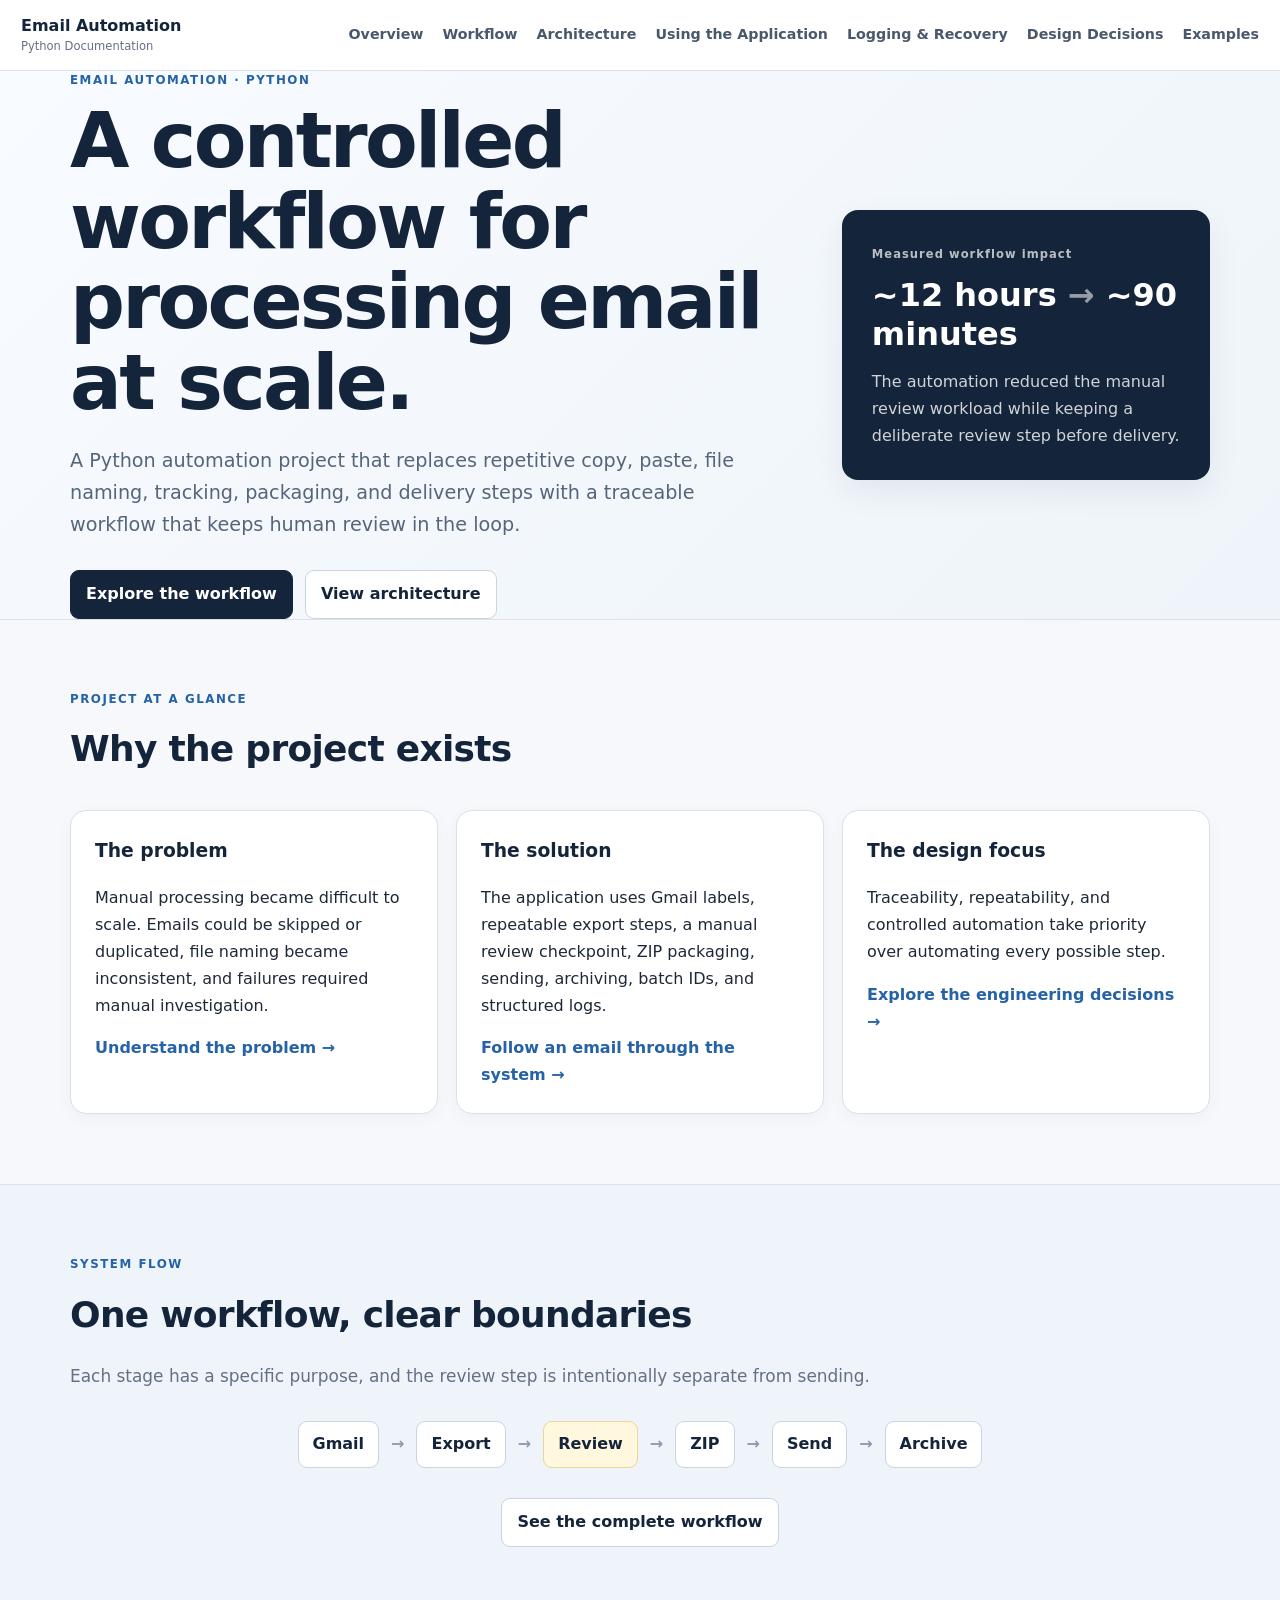
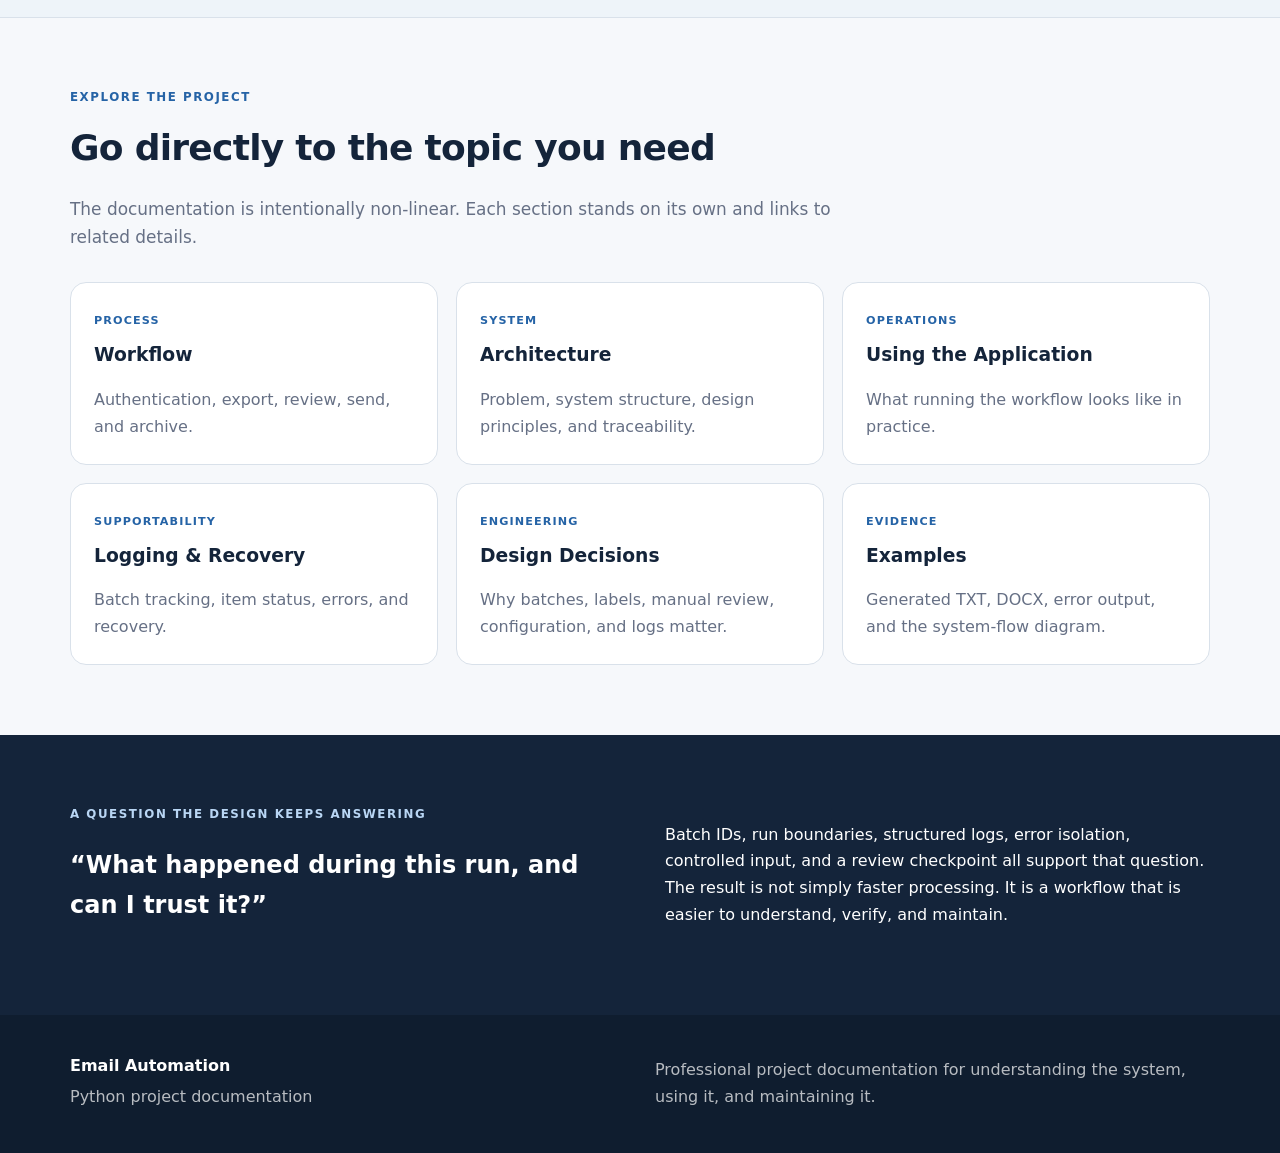
<file: docs/index.html>
<!doctype html><html lang="en"><head><meta charset="utf-8"><meta name="viewport" content="width=device-width,initial-scale=1"><meta name="description" content="Professional documentation for the Python Email Automation project."><title>Email Automation | Python Documentation</title><link rel="stylesheet" href="assets/css/styles.css"><script defer src="assets/js/site.js"></script></head><body><header class="topbar"><div class="topbar-inner"><a class="brand" href="index.html"><span>Email Automation</span><small>Python Documentation</small></a><button class="nav-toggle" aria-label="Open navigation" aria-expanded="false">Menu</button>
<nav class="site-nav" aria-label="Primary">
  <a href="index.html">Overview</a>
  <a href="pages/workflow.html">Workflow</a>
  <a href="pages/architecture.html">Architecture</a>
  <a href="pages/usage.html">Using the Application</a>
  <a href="pages/logging.html">Logging & Recovery</a>
  <a href="pages/decisions.html">Design Decisions</a>
  <a href="pages/examples.html">Examples</a>
</nav></div></header><main>
<section class="home-hero">
<div class="wrap hero-grid">
  <div>
    <p class="kicker">EMAIL AUTOMATION · PYTHON</p>
    <h1>A controlled workflow for processing email at scale.</h1>
    <p class="lead">A Python automation project that replaces repetitive copy, paste, file naming, tracking, packaging, and delivery steps with a traceable workflow that keeps human review in the loop.</p>
    <div class="actions"><a class="btn primary" href="pages/workflow.html">Explore the workflow</a><a class="btn" href="pages/architecture.html">View architecture</a></div>
  </div>
  <aside class="impact-panel">
    <span class="metric-label">Measured workflow impact</span>
    <strong>~12 hours <span>→</span> ~90 minutes</strong>
    <p>The automation reduced the manual review workload while keeping a deliberate review step before delivery.</p>
  </aside>
</div>
</section>

<section class="section"><div class="wrap">
<div class="section-heading"><p class="kicker">PROJECT AT A GLANCE</p><h2>Why the project exists</h2></div>
<div class="cards three">
<article class="card"><h3>The problem</h3><p>Manual processing became difficult to scale. Emails could be skipped or duplicated, file naming became inconsistent, and failures required manual investigation.</p><a class="text-link" href="architecture.html#problem">Understand the problem →</a></article>
<article class="card"><h3>The solution</h3><p>The application uses Gmail labels, repeatable export steps, a manual review checkpoint, ZIP packaging, sending, archiving, batch IDs, and structured logs.</p><a class="text-link" href="pages/workflow.html">Follow an email through the system →</a></article>
<article class="card"><h3>The design focus</h3><p>Traceability, repeatability, and controlled automation take priority over automating every possible step.</p><a class="text-link" href="pages/decisions.html">Explore the engineering decisions →</a></article>
</div>
</div></section>

<section class="section tint"><div class="wrap">
<div class="section-heading"><p class="kicker">SYSTEM FLOW</p><h2>One workflow, clear boundaries</h2><p>Each stage has a specific purpose, and the review step is intentionally separate from sending.</p></div>
<div class="pipeline" aria-label="Gmail to archive workflow">
<span>Gmail</span><b>→</b><span>Export</span><b>→</b><span class="review">Review</span><b>→</b><span>ZIP</span><b>→</b><span>Send</span><b>→</b><span>Archive</span>
</div>
<div class="center"><a class="btn" href="pages/workflow.html">See the complete workflow</a></div>
</div></section>

<section class="section"><div class="wrap">
<div class="section-heading"><p class="kicker">EXPLORE THE PROJECT</p><h2>Go directly to the topic you need</h2><p>The documentation is intentionally non-linear. Each section stands on its own and links to related details.</p></div>
<div class="cards explore-grid">
<a class="topic-card" href="pages/workflow.html"><small>PROCESS</small><h3>Workflow</h3><p>Authentication, export, review, send, and archive.</p></a>
<a class="topic-card" href="pages/architecture.html"><small>SYSTEM</small><h3>Architecture</h3><p>Problem, system structure, design principles, and traceability.</p></a>
<a class="topic-card" href="pages/usage.html"><small>OPERATIONS</small><h3>Using the Application</h3><p>What running the workflow looks like in practice.</p></a>
<a class="topic-card" href="pages/logging.html"><small>SUPPORTABILITY</small><h3>Logging & Recovery</h3><p>Batch tracking, item status, errors, and recovery.</p></a>
<a class="topic-card" href="pages/decisions.html"><small>ENGINEERING</small><h3>Design Decisions</h3><p>Why batches, labels, manual review, configuration, and logs matter.</p></a>
<a class="topic-card" href="pages/examples.html"><small>EVIDENCE</small><h3>Examples</h3><p>Generated TXT, DOCX, error output, and the system-flow diagram.</p></a>
</div>
</div></section>

<section class="section dark"><div class="wrap split">
<div><p class="kicker light">A QUESTION THE DESIGN KEEPS ANSWERING</p><h2>“What happened during this run, and can I trust it?”</h2></div>
<p>Batch IDs, run boundaries, structured logs, error isolation, controlled input, and a review checkpoint all support that question. The result is not simply faster processing. It is a workflow that is easier to understand, verify, and maintain.</p>
</div></section>
</main><footer><div class="wrap footer-grid"><div><strong>Email Automation</strong><p>Python project documentation</p></div><p>Professional project documentation for understanding the system, using it, and maintaining it.</p></div></footer></body></html>
</file>
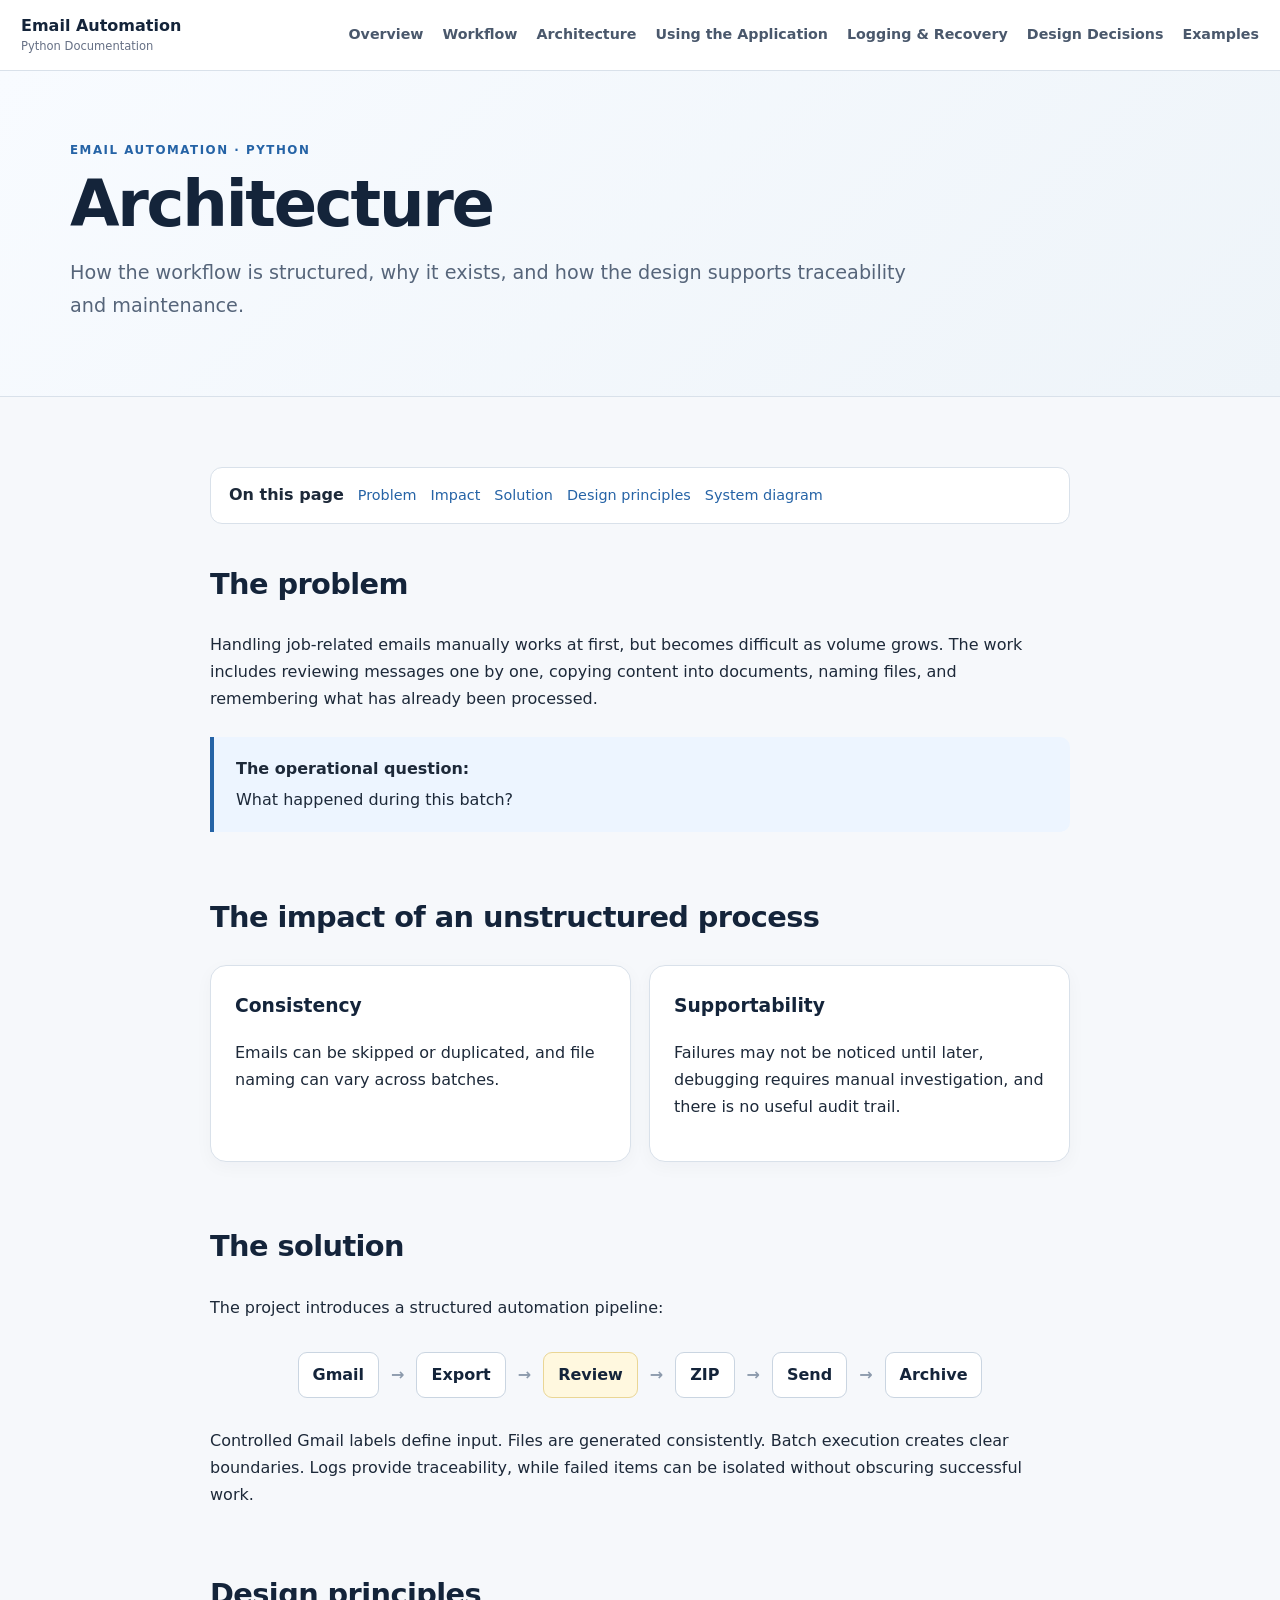
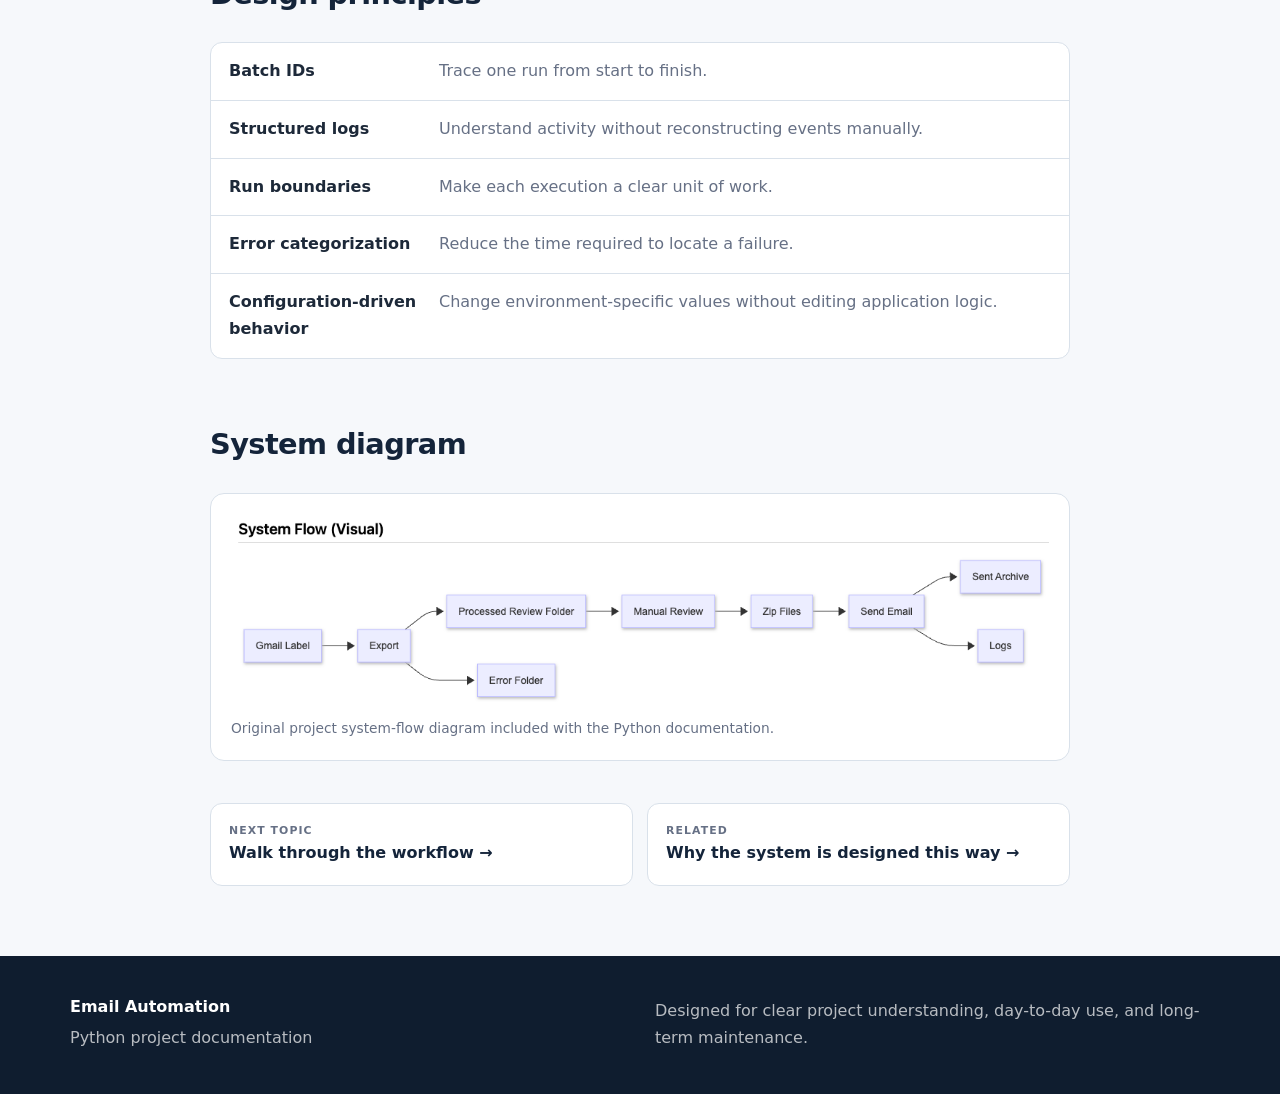
<file: docs/pages/architecture.html>
<!doctype html>
<html lang="en">
<head>
<meta charset="utf-8"><meta name="viewport" content="width=device-width,initial-scale=1">
<meta name="description" content="How the workflow is structured, why it exists, and how the design supports traceability and maintenance.">
<title>Architecture | Email Automation</title>
<link rel="stylesheet" href="../assets/css/styles.css">
<script defer src="../assets/js/site.js"></script>
</head>
<body data-page="architecture">
<header class="topbar">
  <div class="topbar-inner">
    <a class="brand" href="../index.html"><span>Email Automation</span><small>Python Documentation</small></a>
    <button class="nav-toggle" aria-label="Open navigation" aria-expanded="false">Menu</button>
    
<nav class="site-nav" aria-label="Primary">
  <a href="../index.html">Overview</a>
  <a href="workflow.html">Workflow</a>
  <a href="architecture.html">Architecture</a>
  <a href="usage.html">Using the Application</a>
  <a href="logging.html">Logging & Recovery</a>
  <a href="decisions.html">Design Decisions</a>
  <a href="examples.html">Examples</a>
</nav>
  </div>
</header>
<main>
<section class="page-hero compact">
  <div class="wrap">
    <p class="kicker">EMAIL AUTOMATION · PYTHON</p>
    <h1>Architecture</h1>
    <p class="lead">How the workflow is structured, why it exists, and how the design supports traceability and maintenance.</p>
  </div>
</section>

<section class="section"><div class="wrap">
<div class="toc"><strong>On this page</strong><a href="#problem">Problem</a><a href="#impact">Impact</a><a href="#solution">Solution</a><a href="#principles">Design principles</a><a href="#diagram">System diagram</a></div>
<div class="content">
<h2 id="problem">The problem</h2>
<p>Handling job-related emails manually works at first, but becomes difficult as volume grows. The work includes reviewing messages one by one, copying content into documents, naming files, and remembering what has already been processed.</p>
<div class="callout"><strong>The operational question:</strong><p>What happened during this batch?</p></div>
<h2 id="impact">The impact of an unstructured process</h2>
<div class="cards two"><article class="card"><h3>Consistency</h3><p>Emails can be skipped or duplicated, and file naming can vary across batches.</p></article><article class="card"><h3>Supportability</h3><p>Failures may not be noticed until later, debugging requires manual investigation, and there is no useful audit trail.</p></article></div>
<h2 id="solution">The solution</h2>
<p>The project introduces a structured automation pipeline:</p>
<div class="pipeline"><span>Gmail</span><b>→</b><span>Export</span><b>→</b><span class="review">Review</span><b>→</b><span>ZIP</span><b>→</b><span>Send</span><b>→</b><span>Archive</span></div>
<p>Controlled Gmail labels define input. Files are generated consistently. Batch execution creates clear boundaries. Logs provide traceability, while failed items can be isolated without obscuring successful work.</p>
<h2 id="principles">Design principles</h2>
<div class="decision-list">
<div><strong>Batch IDs</strong><span>Trace one run from start to finish.</span></div>
<div><strong>Structured logs</strong><span>Understand activity without reconstructing events manually.</span></div>
<div><strong>Run boundaries</strong><span>Make each execution a clear unit of work.</span></div>
<div><strong>Error categorization</strong><span>Reduce the time required to locate a failure.</span></div>
<div><strong>Configuration-driven behavior</strong><span>Change environment-specific values without editing application logic.</span></div>
</div>
<h2 id="diagram">System diagram</h2>
<figure class="diagram"><img src="../assets/images/system-flow.png" alt="Email Automation system flow diagram"><figcaption>Original project system-flow diagram included with the Python documentation.</figcaption></figure>
<div class="next-links"><a href="workflow.html"><small>NEXT TOPIC</small><strong>Walk through the workflow →</strong></a><a href="decisions.html"><small>RELATED</small><strong>Why the system is designed this way →</strong></a></div>
</div></div></section>
</main>
<footer><div class="wrap footer-grid"><div><strong>Email Automation</strong><p>Python project documentation</p></div><p>Designed for clear project understanding, day-to-day use, and long-term maintenance.</p></div></footer>
</body></html>
</file>
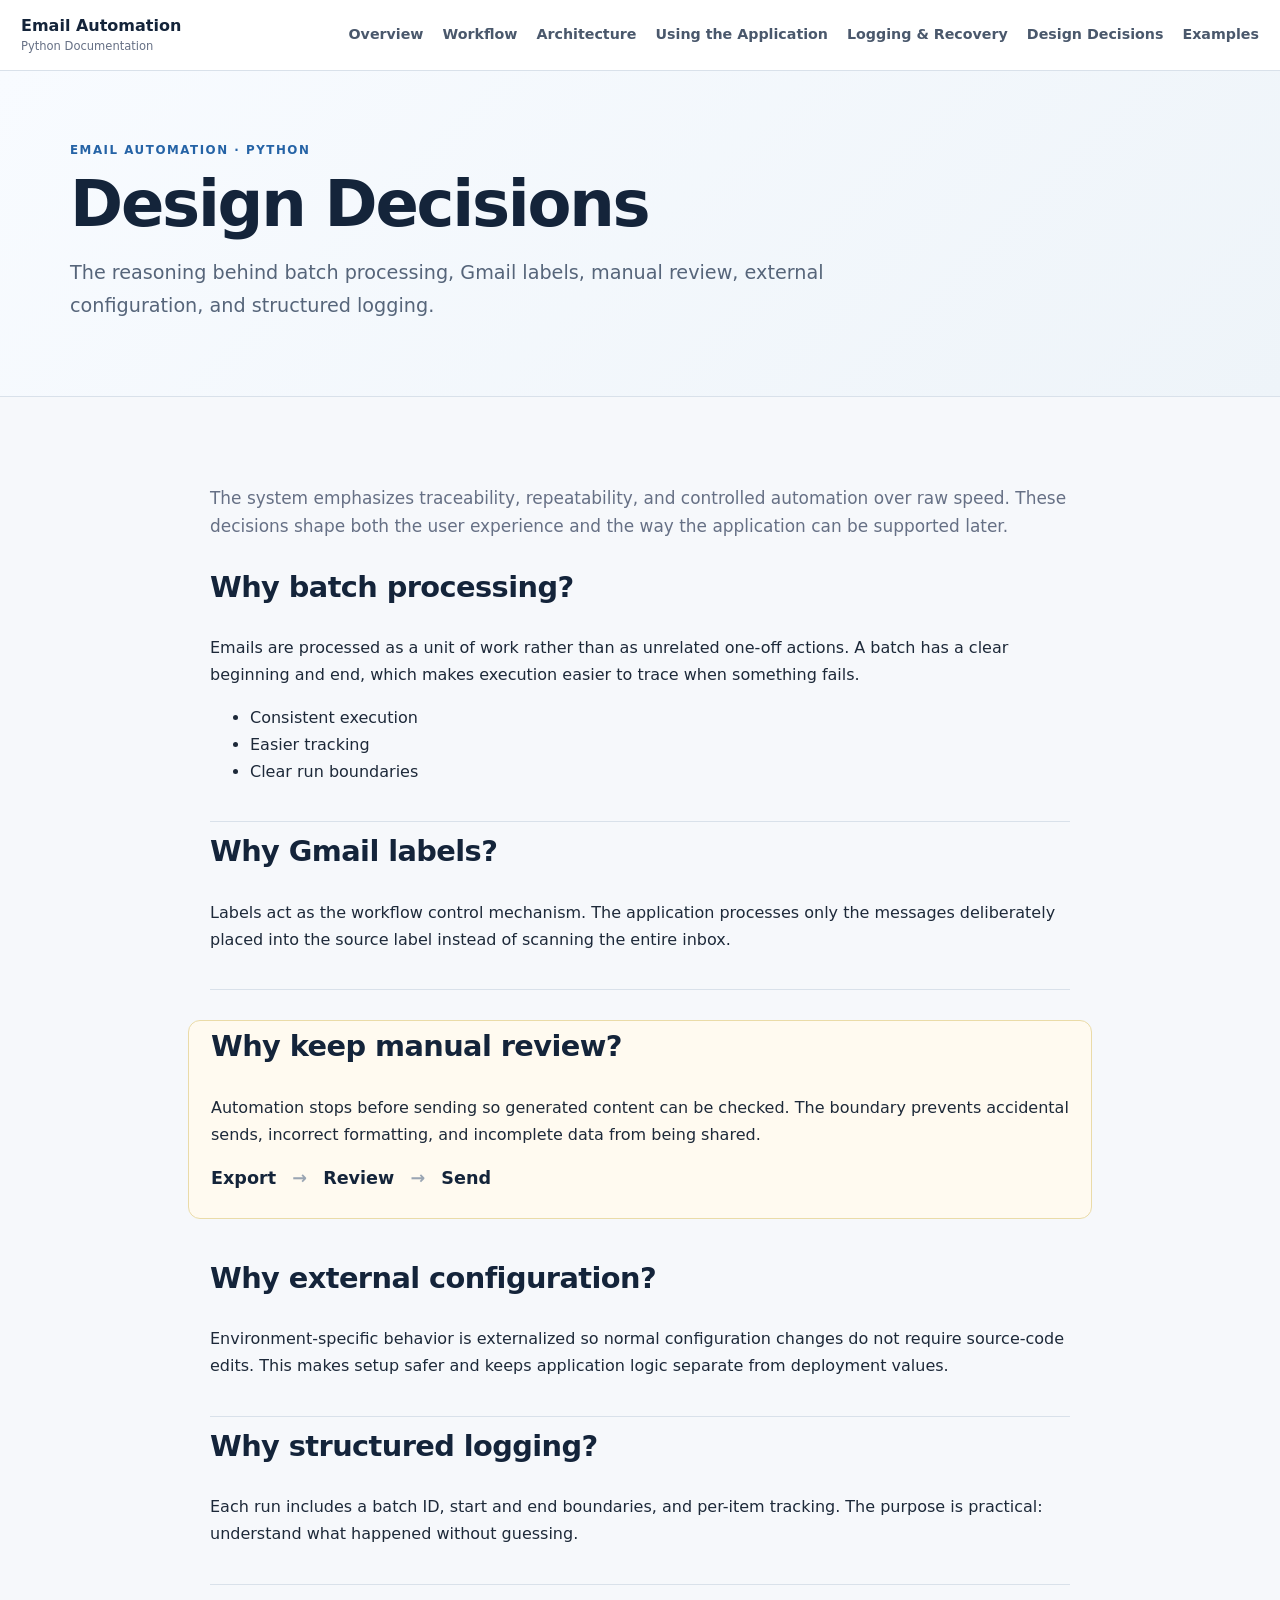
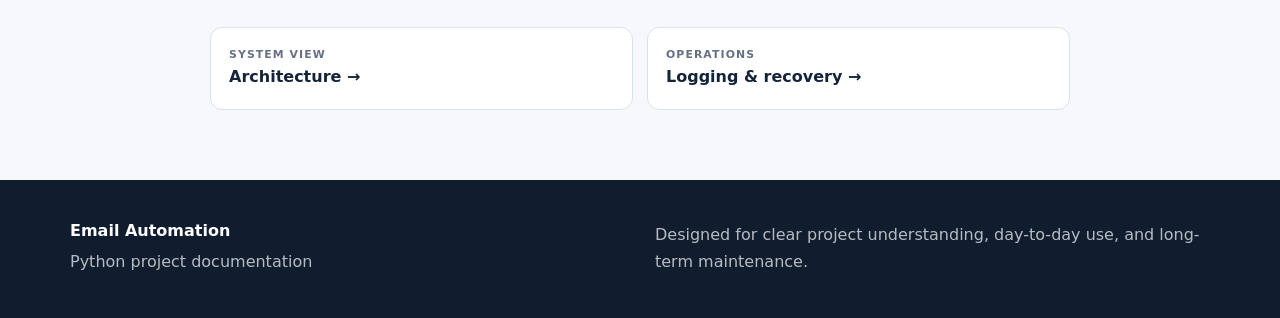
<file: docs/pages/decisions.html>
<!doctype html>
<html lang="en">
<head>
<meta charset="utf-8"><meta name="viewport" content="width=device-width,initial-scale=1">
<meta name="description" content="The reasoning behind batch processing, Gmail labels, manual review, external configuration, and structured logging.">
<title>Design Decisions | Email Automation</title>
<link rel="stylesheet" href="../assets/css/styles.css">
<script defer src="../assets/js/site.js"></script>
</head>
<body data-page="decisions">
<header class="topbar">
  <div class="topbar-inner">
    <a class="brand" href="../index.html"><span>Email Automation</span><small>Python Documentation</small></a>
    <button class="nav-toggle" aria-label="Open navigation" aria-expanded="false">Menu</button>
    
<nav class="site-nav" aria-label="Primary">
  <a href="../index.html">Overview</a>
  <a href="workflow.html">Workflow</a>
  <a href="architecture.html">Architecture</a>
  <a href="usage.html">Using the Application</a>
  <a href="logging.html">Logging & Recovery</a>
  <a href="decisions.html">Design Decisions</a>
  <a href="examples.html">Examples</a>
</nav>
  </div>
</header>
<main>
<section class="page-hero compact">
  <div class="wrap">
    <p class="kicker">EMAIL AUTOMATION · PYTHON</p>
    <h1>Design Decisions</h1>
    <p class="lead">The reasoning behind batch processing, Gmail labels, manual review, external configuration, and structured logging.</p>
  </div>
</section>

<section class="section"><div class="wrap"><div class="content">
<p class="intro">The system emphasizes traceability, repeatability, and controlled automation over raw speed. These decisions shape both the user experience and the way the application can be supported later.</p>
<div class="decision"><h2>Why batch processing?</h2><p>Emails are processed as a unit of work rather than as unrelated one-off actions. A batch has a clear beginning and end, which makes execution easier to trace when something fails.</p><ul><li>Consistent execution</li><li>Easier tracking</li><li>Clear run boundaries</li></ul></div>
<div class="decision"><h2>Why Gmail labels?</h2><p>Labels act as the workflow control mechanism. The application processes only the messages deliberately placed into the source label instead of scanning the entire inbox.</p></div>
<div class="decision highlight"><h2>Why keep manual review?</h2><p>Automation stops before sending so generated content can be checked. The boundary prevents accidental sends, incorrect formatting, and incomplete data from being shared.</p><div class="mini-flow">Export <b>→</b> Review <b>→</b> Send</div></div>
<div class="decision"><h2>Why external configuration?</h2><p>Environment-specific behavior is externalized so normal configuration changes do not require source-code edits. This makes setup safer and keeps application logic separate from deployment values.</p></div>
<div class="decision"><h2>Why structured logging?</h2><p>Each run includes a batch ID, start and end boundaries, and per-item tracking. The purpose is practical: understand what happened without guessing.</p></div>
<div class="next-links"><a href="architecture.html"><small>SYSTEM VIEW</small><strong>Architecture →</strong></a><a href="logging.html"><small>OPERATIONS</small><strong>Logging & recovery →</strong></a></div>
</div></div></section>
</main>
<footer><div class="wrap footer-grid"><div><strong>Email Automation</strong><p>Python project documentation</p></div><p>Designed for clear project understanding, day-to-day use, and long-term maintenance.</p></div></footer>
</body></html>
</file>
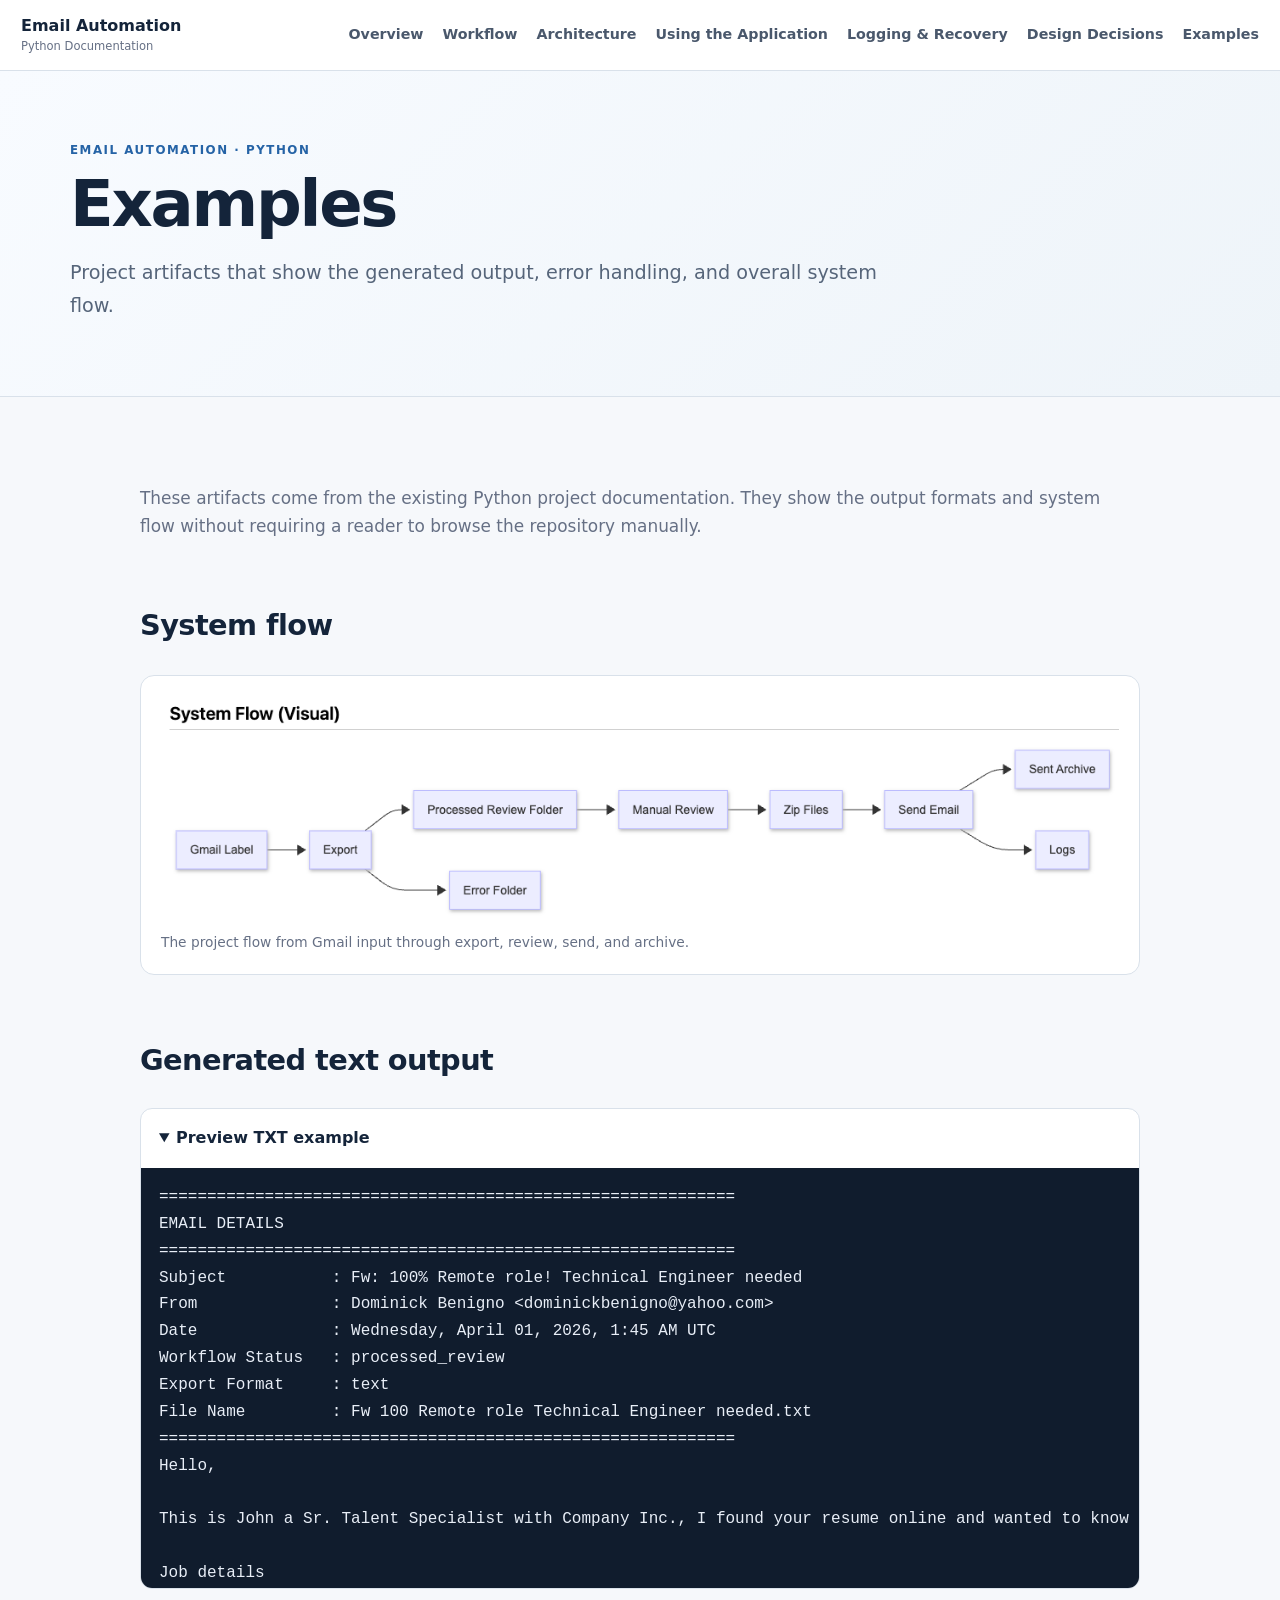
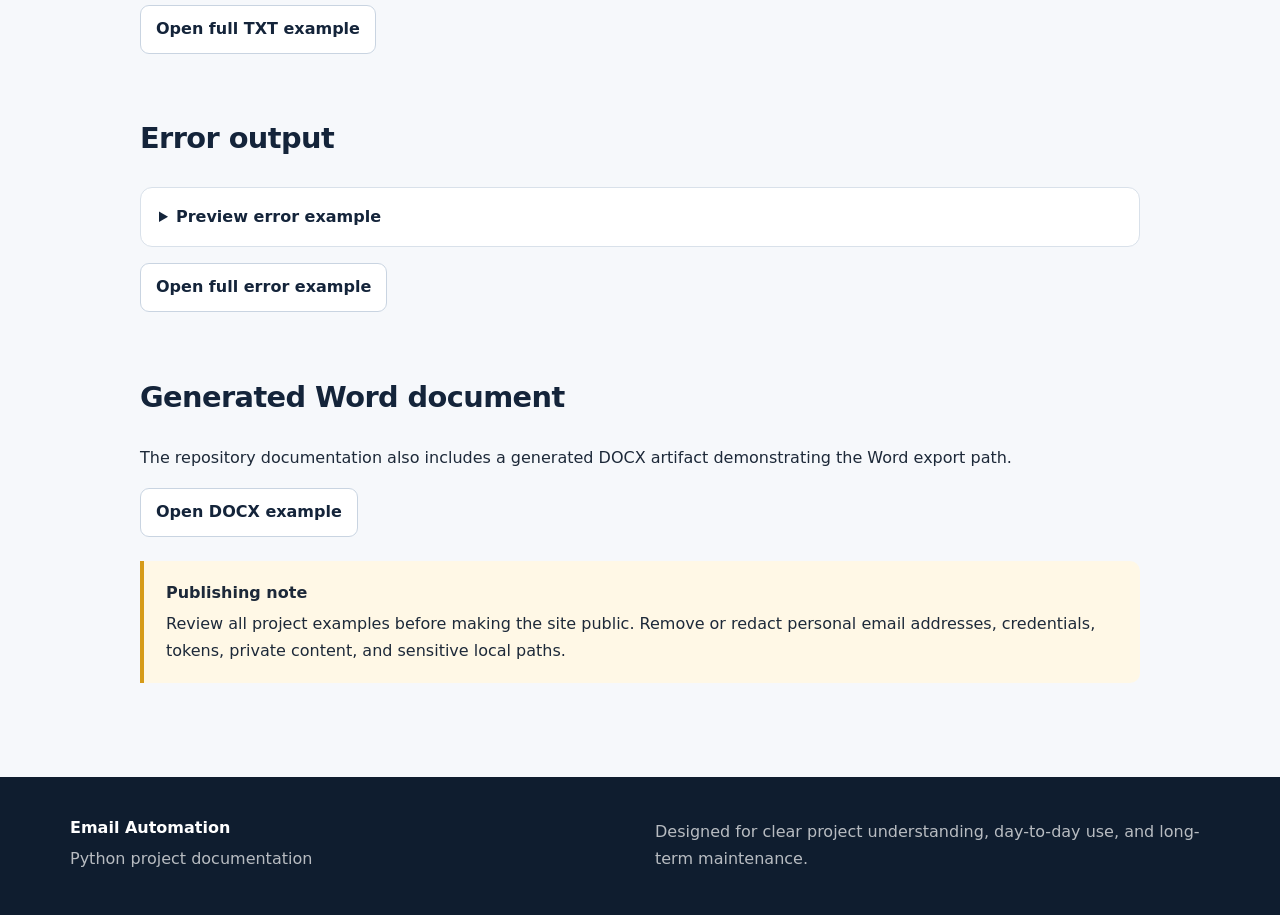
<file: docs/pages/examples.html>
<!doctype html>
<html lang="en">
<head>
<meta charset="utf-8"><meta name="viewport" content="width=device-width,initial-scale=1">
<meta name="description" content="Project artifacts that show the generated output, error handling, and overall system flow.">
<title>Examples | Email Automation</title>
<link rel="stylesheet" href="../assets/css/styles.css">
<script defer src="../assets/js/site.js"></script>
</head>
<body data-page="examples">
<header class="topbar">
  <div class="topbar-inner">
    <a class="brand" href="../index.html"><span>Email Automation</span><small>Python Documentation</small></a>
    <button class="nav-toggle" aria-label="Open navigation" aria-expanded="false">Menu</button>
    
<nav class="site-nav" aria-label="Primary">
  <a href="../index.html">Overview</a>
  <a href="workflow.html">Workflow</a>
  <a href="architecture.html">Architecture</a>
  <a href="usage.html">Using the Application</a>
  <a href="logging.html">Logging & Recovery</a>
  <a href="decisions.html">Design Decisions</a>
  <a href="examples.html">Examples</a>
</nav>
  </div>
</header>
<main>
<section class="page-hero compact">
  <div class="wrap">
    <p class="kicker">EMAIL AUTOMATION · PYTHON</p>
    <h1>Examples</h1>
    <p class="lead">Project artifacts that show the generated output, error handling, and overall system flow.</p>
  </div>
</section>

<section class="section"><div class="wrap"><div class="content wide">
<p class="intro">These artifacts come from the existing Python project documentation. They show the output formats and system flow without requiring a reader to browse the repository manually.</p>
<h2>System flow</h2><figure class="diagram"><img src="../assets/images/system-flow.png" alt="Email Automation system flow diagram"><figcaption>The project flow from Gmail input through export, review, send, and archive.</figcaption></figure>
<h2>Generated text output</h2><details open><summary>Preview TXT example</summary><pre class="preview"><code>============================================================
EMAIL DETAILS
============================================================
Subject           : Fw: 100% Remote role! Technical Engineer needed
From              : Dominick Benigno &lt;dominickbenigno@yahoo.com&gt;
Date              : Wednesday, April 01, 2026, 1:45 AM UTC
Workflow Status   : processed_review
Export Format     : text
File Name         : Fw 100 Remote role Technical Engineer needed.txt
============================================================
Hello,

This is John a Sr. Talent Specialist with Company Inc., I found your resume online and wanted to know if you are open for new opportunities. If yes, Please call me on +123-456-7890 or email your most updated resume on john.doe@company.com

Job details

Job title:

100% Remote role! Technical Engineer needed


</code></pre></details>
<p><a class="btn" href="../assets/examples/Fw 100 Remote role Technical Engineer needed.txt">Open full TXT example</a></p>
<h2>Error output</h2><details><summary>Preview error example</summary><pre class="preview"><code>============================================================
ERROR EMAIL DETAILS
============================================================
Subject           : Fw: 100% Remote role! Technical Engineer needed
From              : Dominick Benigno &lt;dominickbenigno@yahoo.com&gt;
Date              : 2026-04-01T01:45:25+00:00
Workflow Status   : error
Export Format     : text
Message ID        : 19d46b78db99b309
Error             : Test error - forcing failure path
============================================================</code></pre></details>
<p><a class="btn" href="../assets/examples/Fw 100 Remote role Technical Engineer needed_ERROR.txt">Open full error example</a></p>
<h2>Generated Word document</h2><p>The repository documentation also includes a generated DOCX artifact demonstrating the Word export path.</p>
<p><a class="btn" href="../assets/examples/Fw%20100%20Remote%20role%20Technical%20Engineer%20needed.docx">Open DOCX example</a></p>
<div class="callout warning"><strong>Publishing note</strong><p>Review all project examples before making the site public. Remove or redact personal email addresses, credentials, tokens, private content, and sensitive local paths.</p></div>
</div></div></section>
</main>
<footer><div class="wrap footer-grid"><div><strong>Email Automation</strong><p>Python project documentation</p></div><p>Designed for clear project understanding, day-to-day use, and long-term maintenance.</p></div></footer>
</body></html>
</file>
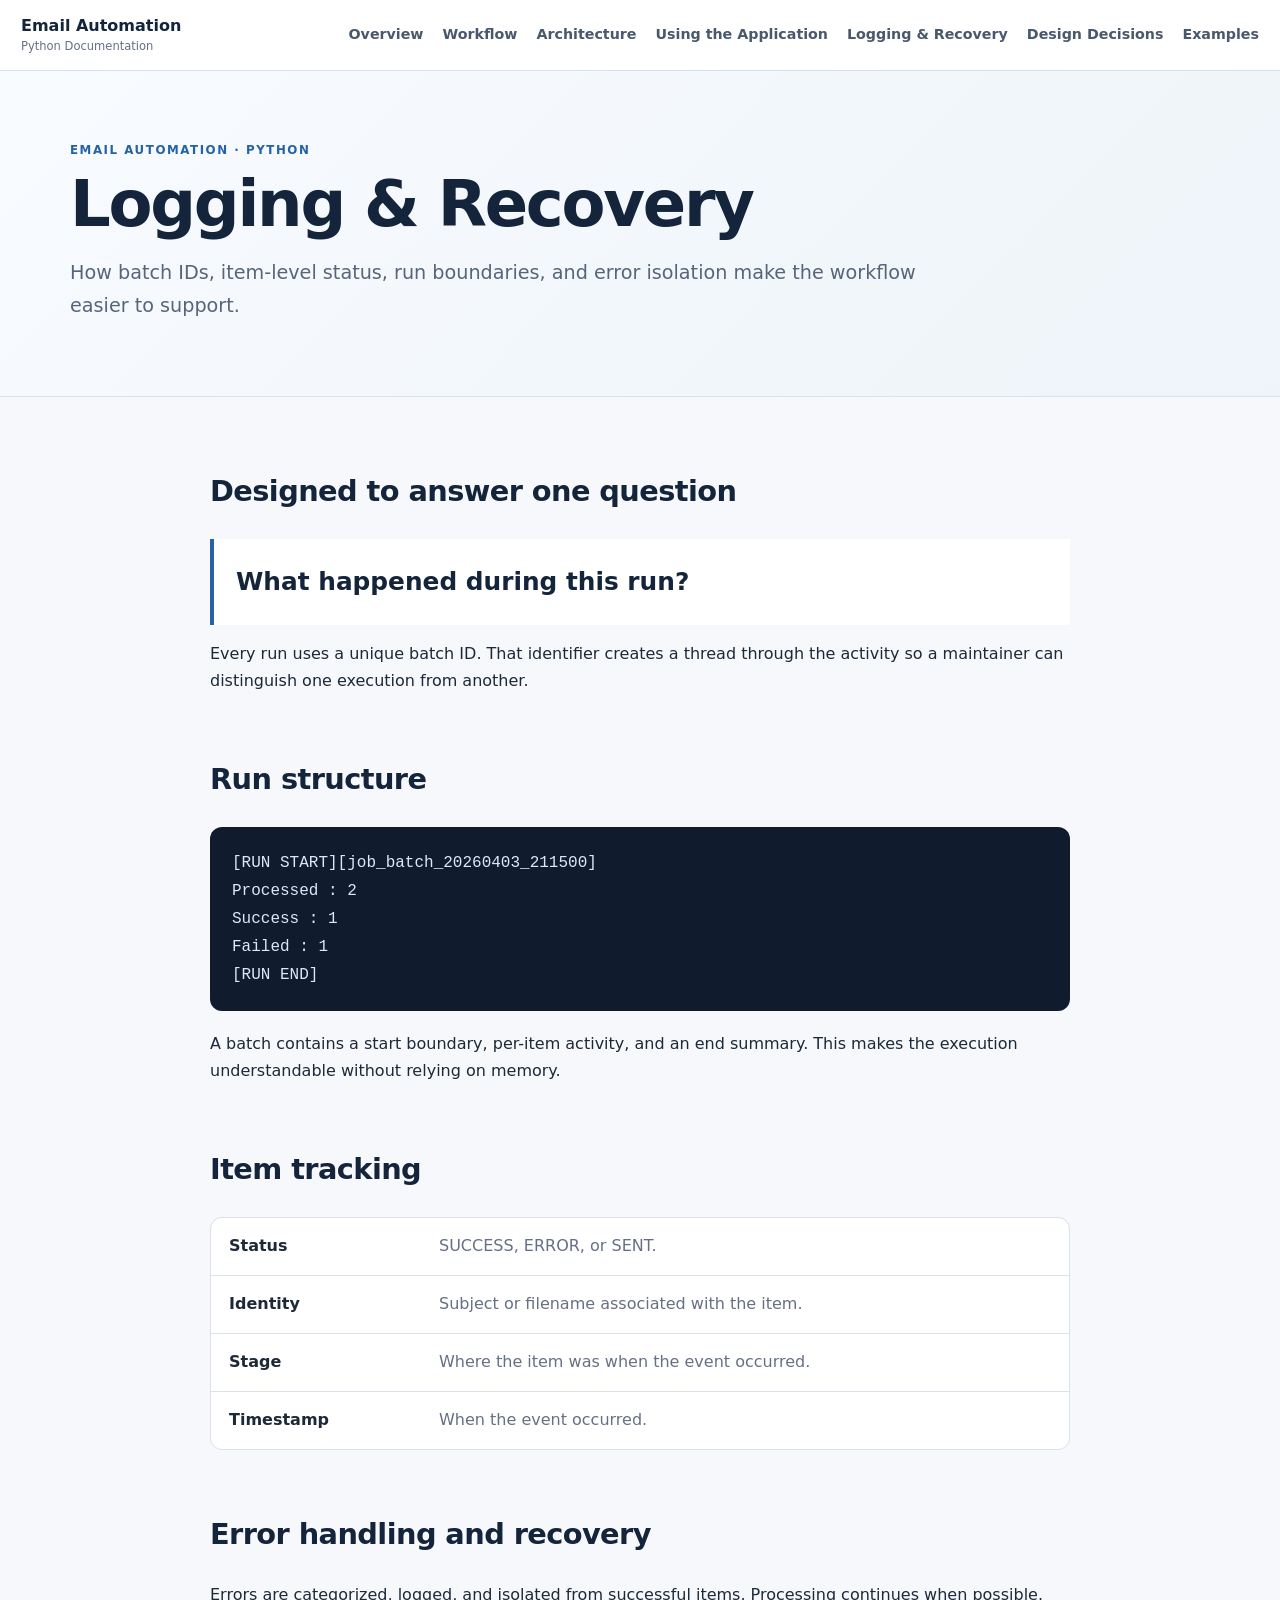
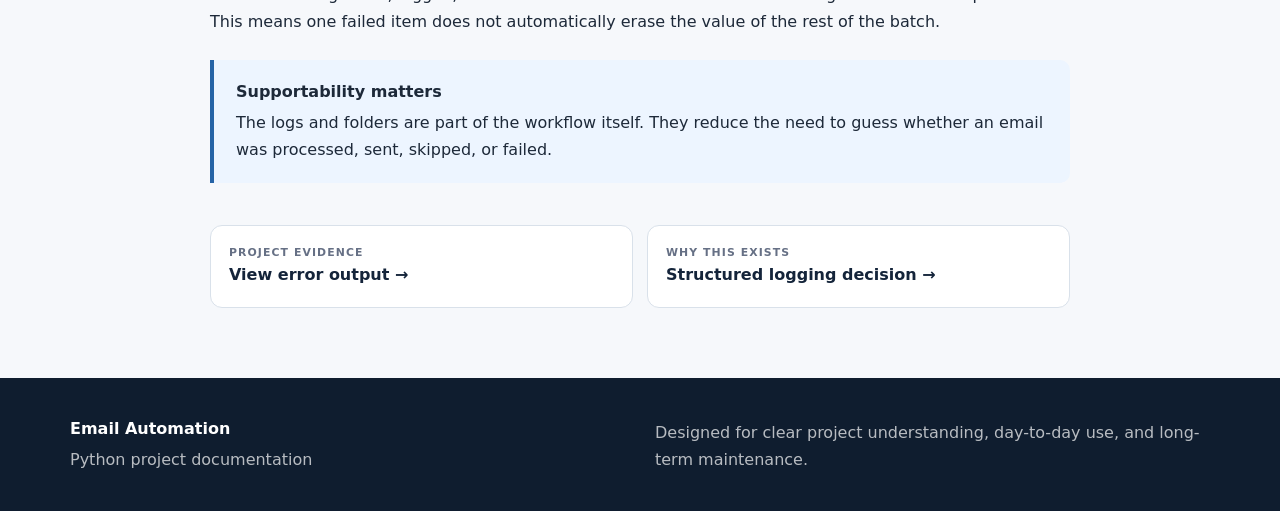
<file: docs/pages/logging.html>
<!doctype html>
<html lang="en">
<head>
<meta charset="utf-8"><meta name="viewport" content="width=device-width,initial-scale=1">
<meta name="description" content="How batch IDs, item-level status, run boundaries, and error isolation make the workflow easier to support.">
<title>Logging &amp; Recovery | Email Automation</title>
<link rel="stylesheet" href="../assets/css/styles.css">
<script defer src="../assets/js/site.js"></script>
</head>
<body data-page="logging">
<header class="topbar">
  <div class="topbar-inner">
    <a class="brand" href="../index.html"><span>Email Automation</span><small>Python Documentation</small></a>
    <button class="nav-toggle" aria-label="Open navigation" aria-expanded="false">Menu</button>
    
<nav class="site-nav" aria-label="Primary">
  <a href="../index.html">Overview</a>
  <a href="workflow.html">Workflow</a>
  <a href="architecture.html">Architecture</a>
  <a href="usage.html">Using the Application</a>
  <a href="logging.html">Logging & Recovery</a>
  <a href="decisions.html">Design Decisions</a>
  <a href="examples.html">Examples</a>
</nav>
  </div>
</header>
<main>
<section class="page-hero compact">
  <div class="wrap">
    <p class="kicker">EMAIL AUTOMATION · PYTHON</p>
    <h1>Logging &amp; Recovery</h1>
    <p class="lead">How batch IDs, item-level status, run boundaries, and error isolation make the workflow easier to support.</p>
  </div>
</section>

<section class="section"><div class="wrap"><div class="content">
<h2>Designed to answer one question</h2>
<div class="quote">What happened during this run?</div>
<p>Every run uses a unique batch ID. That identifier creates a thread through the activity so a maintainer can distinguish one execution from another.</p>
<h2>Run structure</h2>
<div class="log-example"><code>[RUN START][job_batch_20260403_211500]<br>Processed : 2<br>Success : 1<br>Failed : 1<br>[RUN END]</code></div>
<p>A batch contains a start boundary, per-item activity, and an end summary. This makes the execution understandable without relying on memory.</p>
<h2>Item tracking</h2>
<div class="decision-list"><div><strong>Status</strong><span>SUCCESS, ERROR, or SENT.</span></div><div><strong>Identity</strong><span>Subject or filename associated with the item.</span></div><div><strong>Stage</strong><span>Where the item was when the event occurred.</span></div><div><strong>Timestamp</strong><span>When the event occurred.</span></div></div>
<h2>Error handling and recovery</h2>
<p>Errors are categorized, logged, and isolated from successful items. Processing continues when possible. This means one failed item does not automatically erase the value of the rest of the batch.</p>
<div class="callout"><strong>Supportability matters</strong><p>The logs and folders are part of the workflow itself. They reduce the need to guess whether an email was processed, sent, skipped, or failed.</p></div>
<div class="next-links"><a href="examples.html"><small>PROJECT EVIDENCE</small><strong>View error output →</strong></a><a href="decisions.html"><small>WHY THIS EXISTS</small><strong>Structured logging decision →</strong></a></div>
</div></div></section>
</main>
<footer><div class="wrap footer-grid"><div><strong>Email Automation</strong><p>Python project documentation</p></div><p>Designed for clear project understanding, day-to-day use, and long-term maintenance.</p></div></footer>
</body></html>
</file>
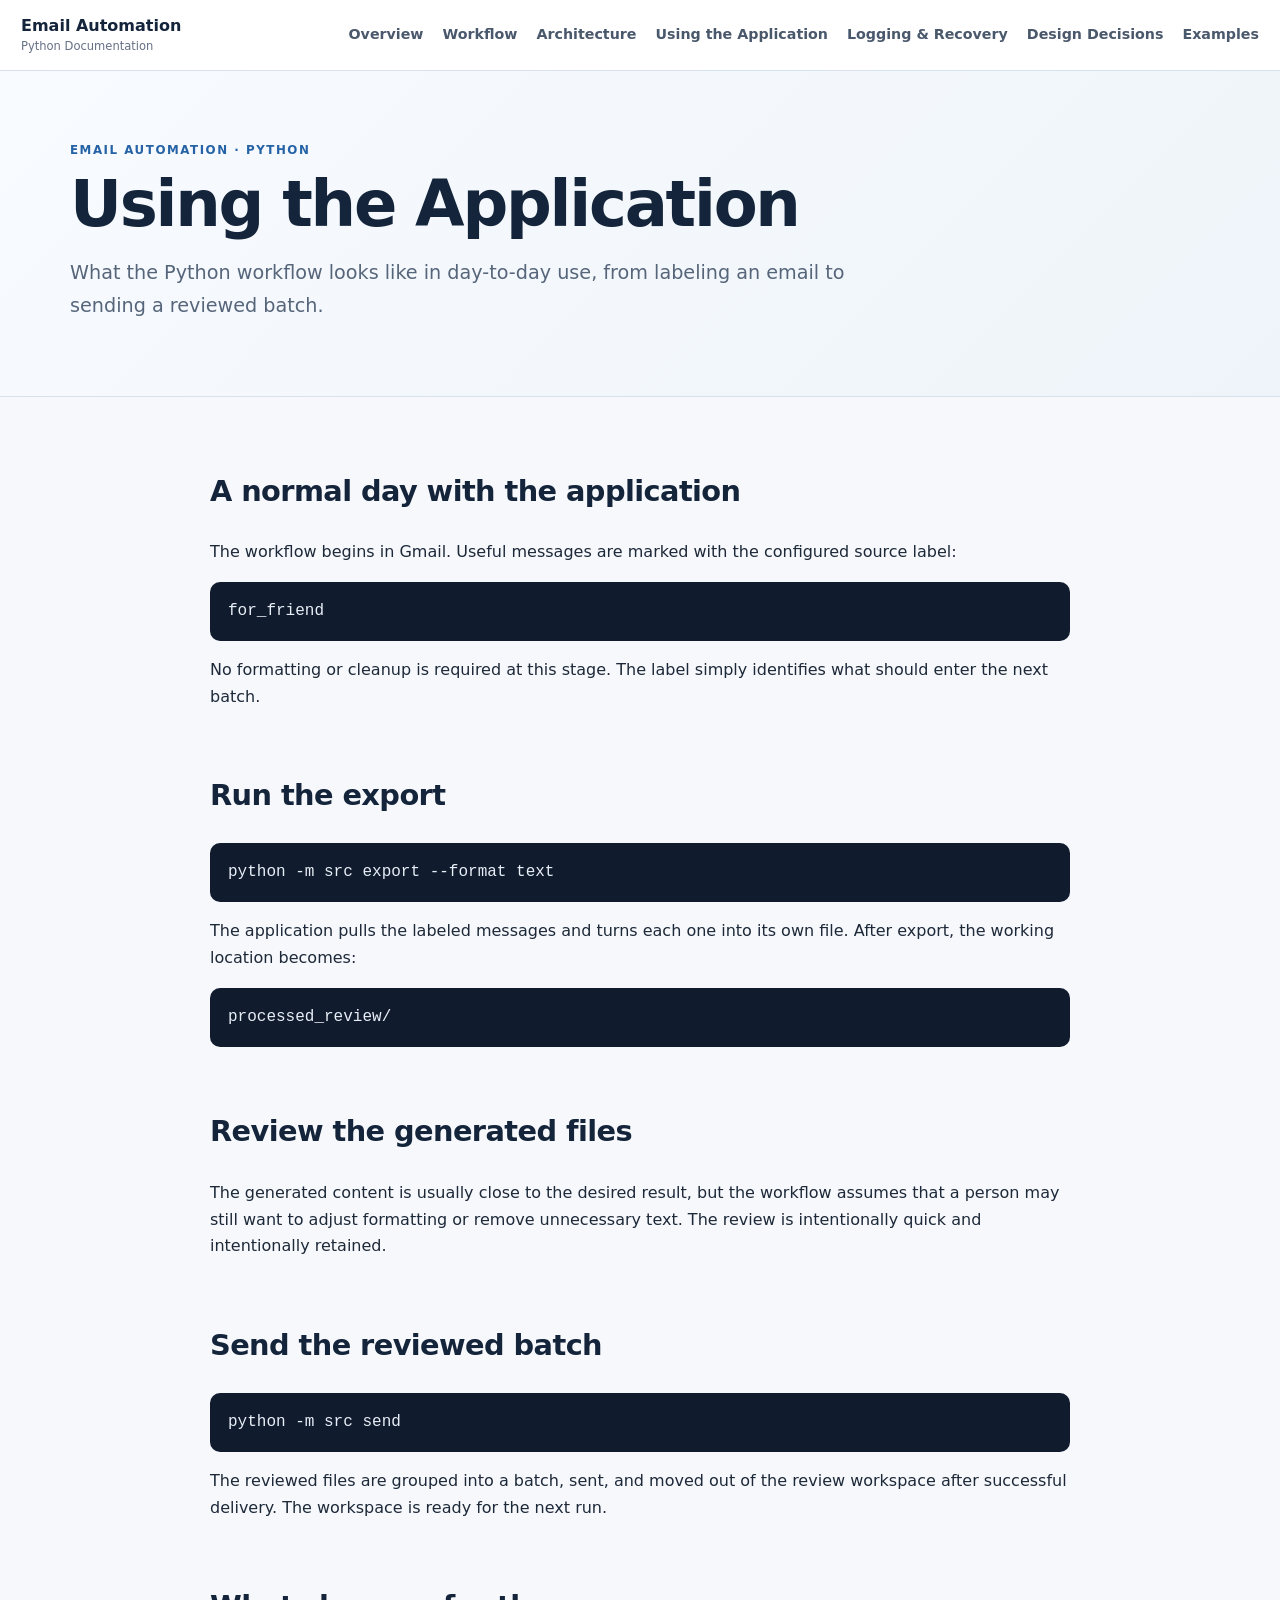
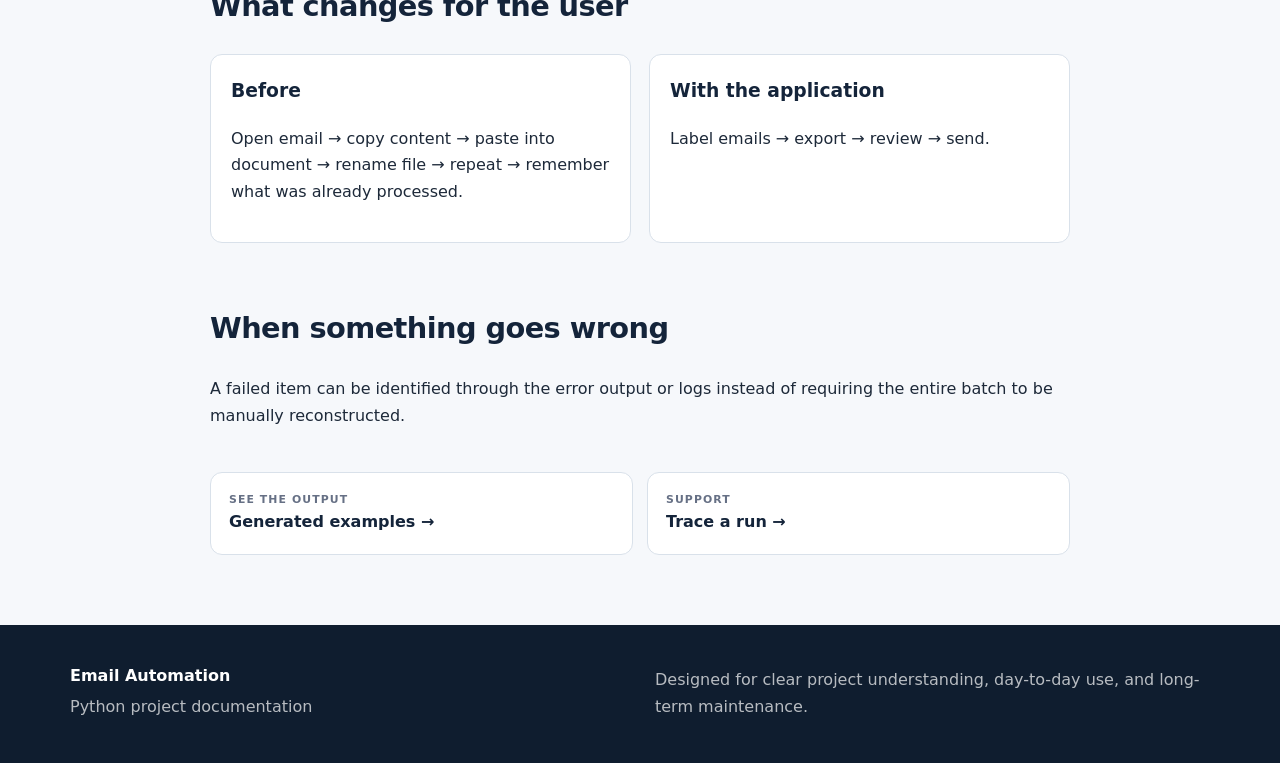
<file: docs/pages/usage.html>
<!doctype html>
<html lang="en">
<head>
<meta charset="utf-8"><meta name="viewport" content="width=device-width,initial-scale=1">
<meta name="description" content="What the Python workflow looks like in day-to-day use, from labeling an email to sending a reviewed batch.">
<title>Using the Application | Email Automation</title>
<link rel="stylesheet" href="../assets/css/styles.css">
<script defer src="../assets/js/site.js"></script>
</head>
<body data-page="usage">
<header class="topbar">
  <div class="topbar-inner">
    <a class="brand" href="../index.html"><span>Email Automation</span><small>Python Documentation</small></a>
    <button class="nav-toggle" aria-label="Open navigation" aria-expanded="false">Menu</button>
    
<nav class="site-nav" aria-label="Primary">
  <a href="../index.html">Overview</a>
  <a href="workflow.html">Workflow</a>
  <a href="architecture.html">Architecture</a>
  <a href="usage.html">Using the Application</a>
  <a href="logging.html">Logging & Recovery</a>
  <a href="decisions.html">Design Decisions</a>
  <a href="examples.html">Examples</a>
</nav>
  </div>
</header>
<main>
<section class="page-hero compact">
  <div class="wrap">
    <p class="kicker">EMAIL AUTOMATION · PYTHON</p>
    <h1>Using the Application</h1>
    <p class="lead">What the Python workflow looks like in day-to-day use, from labeling an email to sending a reviewed batch.</p>
  </div>
</section>

<section class="section"><div class="wrap"><div class="content">
<h2>A normal day with the application</h2>
<p>The workflow begins in Gmail. Useful messages are marked with the configured source label:</p>
<pre><code>for_friend</code></pre>
<p>No formatting or cleanup is required at this stage. The label simply identifies what should enter the next batch.</p>
<h2>Run the export</h2><pre><code>python -m src export --format text</code></pre>
<p>The application pulls the labeled messages and turns each one into its own file. After export, the working location becomes:</p><pre><code>processed_review/</code></pre>
<h2>Review the generated files</h2>
<p>The generated content is usually close to the desired result, but the workflow assumes that a person may still want to adjust formatting or remove unnecessary text. The review is intentionally quick and intentionally retained.</p>
<h2>Send the reviewed batch</h2><pre><code>python -m src send</code></pre>
<p>The reviewed files are grouped into a batch, sent, and moved out of the review workspace after successful delivery. The workspace is ready for the next run.</p>
<h2>What changes for the user</h2>
<div class="compare"><div><h3>Before</h3><p>Open email → copy content → paste into document → rename file → repeat → remember what was already processed.</p></div><div><h3>With the application</h3><p>Label emails → export → review → send.</p></div></div>
<h2>When something goes wrong</h2>
<p>A failed item can be identified through the error output or logs instead of requiring the entire batch to be manually reconstructed.</p>
<div class="next-links"><a href="examples.html"><small>SEE THE OUTPUT</small><strong>Generated examples →</strong></a><a href="logging.html"><small>SUPPORT</small><strong>Trace a run →</strong></a></div>
</div></div></section>
</main>
<footer><div class="wrap footer-grid"><div><strong>Email Automation</strong><p>Python project documentation</p></div><p>Designed for clear project understanding, day-to-day use, and long-term maintenance.</p></div></footer>
</body></html>
</file>
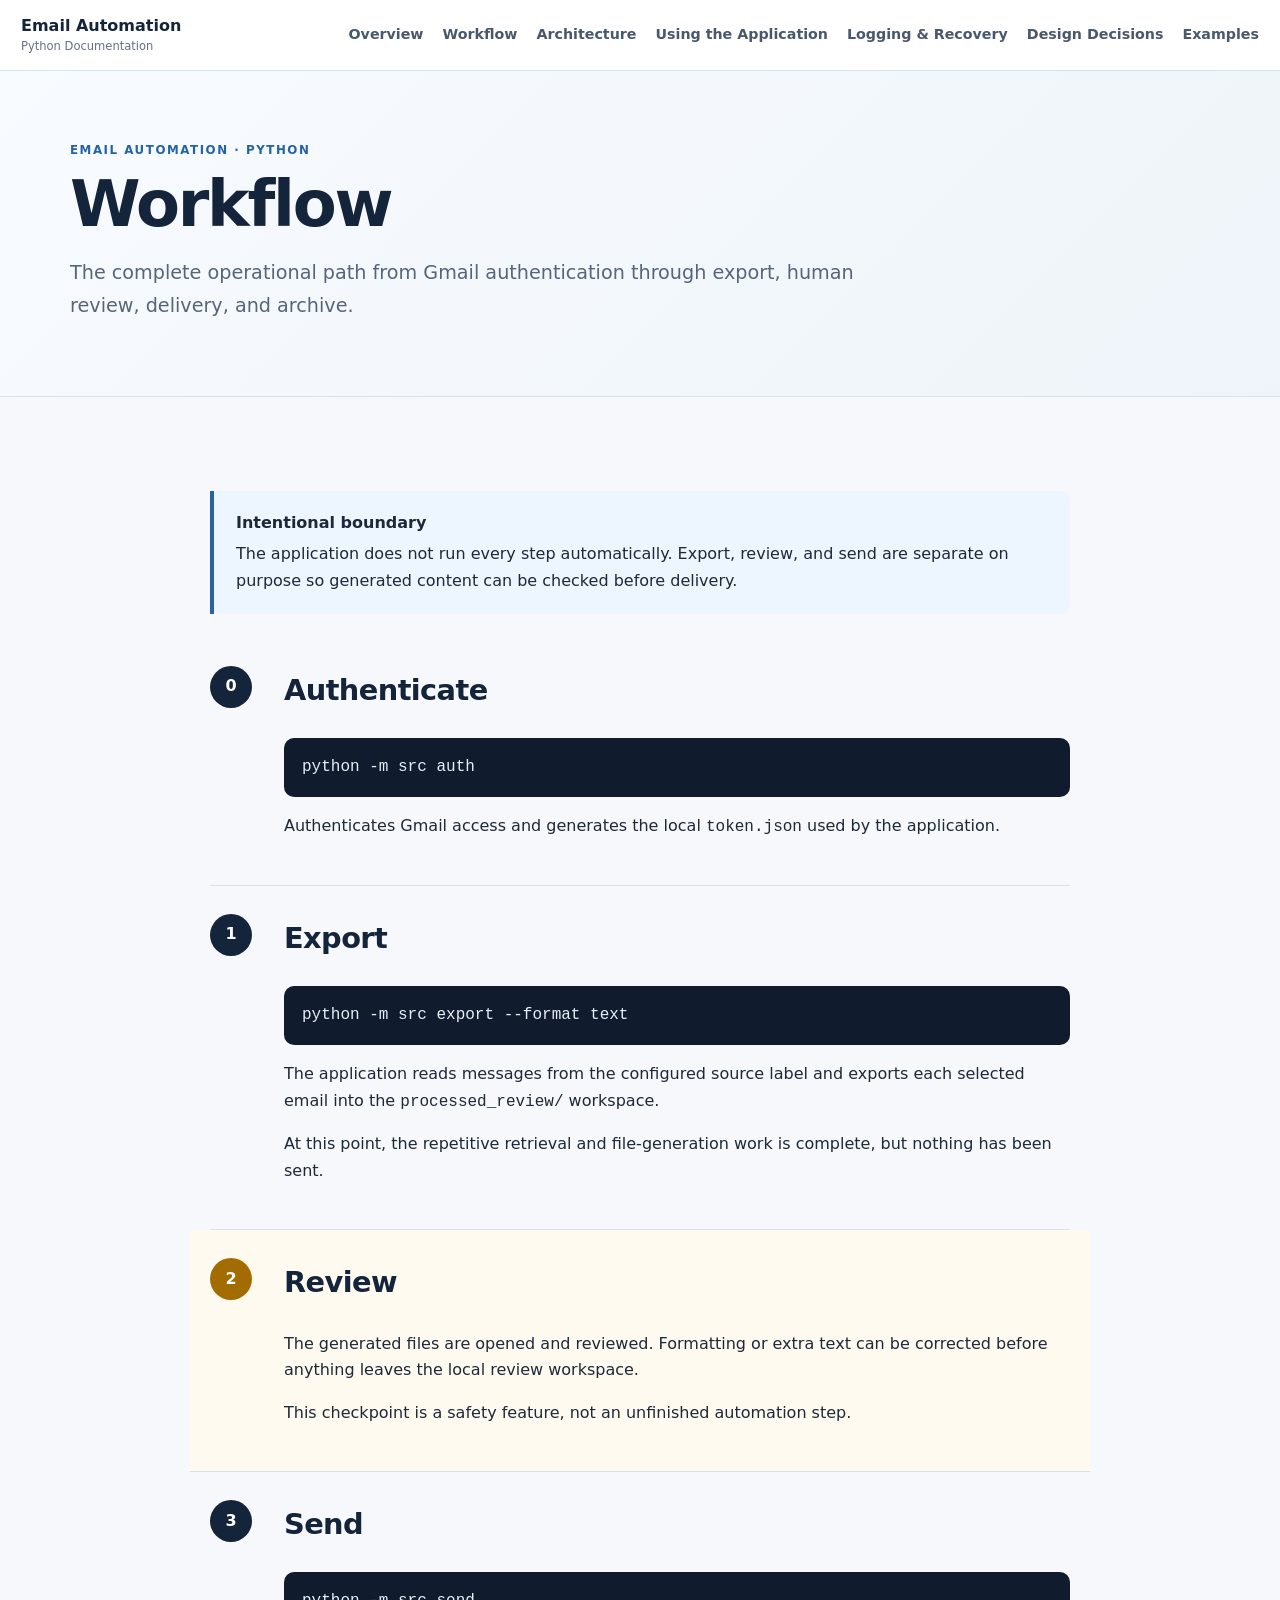
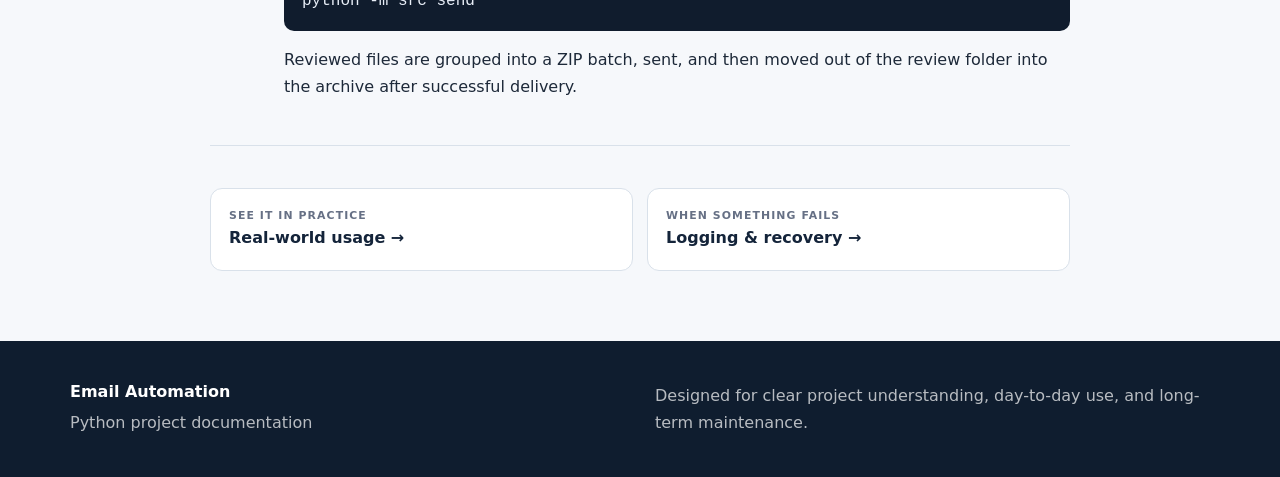
<file: docs/pages/workflow.html>
<!doctype html>
<html lang="en">
<head>
<meta charset="utf-8"><meta name="viewport" content="width=device-width,initial-scale=1">
<meta name="description" content="The complete operational path from Gmail authentication through export, human review, delivery, and archive.">
<title>Workflow | Email Automation</title>
<link rel="stylesheet" href="../assets/css/styles.css">
<script defer src="../assets/js/site.js"></script>
</head>
<body data-page="workflow">
<header class="topbar">
  <div class="topbar-inner">
    <a class="brand" href="../index.html"><span>Email Automation</span><small>Python Documentation</small></a>
    <button class="nav-toggle" aria-label="Open navigation" aria-expanded="false">Menu</button>
    
<nav class="site-nav" aria-label="Primary">
  <a href="../index.html">Overview</a>
  <a href="workflow.html">Workflow</a>
  <a href="architecture.html">Architecture</a>
  <a href="usage.html">Using the Application</a>
  <a href="logging.html">Logging & Recovery</a>
  <a href="decisions.html">Design Decisions</a>
  <a href="examples.html">Examples</a>
</nav>
  </div>
</header>
<main>
<section class="page-hero compact">
  <div class="wrap">
    <p class="kicker">EMAIL AUTOMATION · PYTHON</p>
    <h1>Workflow</h1>
    <p class="lead">The complete operational path from Gmail authentication through export, human review, delivery, and archive.</p>
  </div>
</section>

<section class="section"><div class="wrap"><div class="content">
<div class="callout"><strong>Intentional boundary</strong><p>The application does not run every step automatically. Export, review, and send are separate on purpose so generated content can be checked before delivery.</p></div>
<div class="step"><span>0</span><div><h2>Authenticate</h2><pre><code>python -m src auth</code></pre><p>Authenticates Gmail access and generates the local <code>token.json</code> used by the application.</p></div></div>
<div class="step"><span>1</span><div><h2>Export</h2><pre><code>python -m src export --format text</code></pre><p>The application reads messages from the configured source label and exports each selected email into the <code>processed_review/</code> workspace.</p><p>At this point, the repetitive retrieval and file-generation work is complete, but nothing has been sent.</p></div></div>
<div class="step review-step"><span>2</span><div><h2>Review</h2><p>The generated files are opened and reviewed. Formatting or extra text can be corrected before anything leaves the local review workspace.</p><p>This checkpoint is a safety feature, not an unfinished automation step.</p></div></div>
<div class="step"><span>3</span><div><h2>Send</h2><pre><code>python -m src send</code></pre><p>Reviewed files are grouped into a ZIP batch, sent, and then moved out of the review folder into the archive after successful delivery.</p></div></div>
<div class="next-links"><a href="usage.html"><small>SEE IT IN PRACTICE</small><strong>Real-world usage →</strong></a><a href="logging.html"><small>WHEN SOMETHING FAILS</small><strong>Logging & recovery →</strong></a></div>
</div></div></section>
</main>
<footer><div class="wrap footer-grid"><div><strong>Email Automation</strong><p>Python project documentation</p></div><p>Designed for clear project understanding, day-to-day use, and long-term maintenance.</p></div></footer>
</body></html>
</file>
<file: docs/assets/css/styles.css>
:root{--navy:#14243a;--blue:#2563a6;--ink:#1d2939;--muted:#667085;--line:#d9e1ea;--bg:#f6f8fb;--surface:#fff;--tint:#eef4f9;--green:#16794b;--amber:#9a6700;--radius:16px;--shadow:0 12px 32px rgba(20,36,58,.07)}
*{box-sizing:border-box}html{scroll-behavior:smooth}body{margin:0;font-family:Inter,ui-sans-serif,system-ui,-apple-system,BlinkMacSystemFont,"Segoe UI",sans-serif;color:var(--ink);background:var(--bg);line-height:1.68}
a{color:var(--blue)}.wrap{width:min(1140px,calc(100% - 42px));margin:auto}.topbar{position:sticky;top:0;z-index:20;background:rgba(255,255,255,.96);border-bottom:1px solid var(--line);backdrop-filter:blur(12px)}.topbar-inner{width:min(1240px,calc(100% - 42px));margin:auto;min-height:70px;display:flex;align-items:center;justify-content:space-between;gap:28px}.brand{text-decoration:none;color:var(--navy);display:flex;flex-direction:column;line-height:1.1}.brand span{font-weight:800}.brand small{font-size:.72rem;color:var(--muted);margin-top:5px}.site-nav{display:flex;gap:19px;align-items:center}.site-nav a{text-decoration:none;color:#4a586c;font-size:.89rem;font-weight:650}.site-nav a:hover{color:var(--blue)}.nav-toggle{display:none}
.home-hero,.page-hero{background:linear-gradient(135deg,#f8fbff 0%,#eef4f9 100%);border-bottom:1px solid var(--line)}.hero-grid{min-height:520px;display:grid;grid-template-columns:1.45fr .75fr;gap:60px;align-items:center}.kicker{font-size:.74rem;font-weight:850;letter-spacing:.13em;color:var(--blue);margin:0 0 10px}.kicker.light{color:#b9d6f4}.home-hero h1,.page-hero h1{color:var(--navy);letter-spacing:-.035em;line-height:1.05;margin:.1em 0 .28em}.home-hero h1{font-size:clamp(3rem,6vw,5.2rem)}.page-hero h1{font-size:clamp(2.5rem,5vw,4.2rem)}.lead{font-size:1.2rem;color:#56657a;max-width:790px}.actions{display:flex;gap:12px;flex-wrap:wrap;margin-top:28px}.btn{display:inline-block;text-decoration:none;border:1px solid #c9d4e1;border-radius:9px;padding:10px 15px;background:white;color:var(--navy);font-weight:750}.btn.primary{background:var(--navy);border-color:var(--navy);color:white}.impact-panel{background:var(--navy);color:white;padding:30px;border-radius:var(--radius);box-shadow:var(--shadow)}.impact-panel strong{display:block;font-size:2rem;line-height:1.2;margin:10px 0}.impact-panel strong span{opacity:.55}.impact-panel p{opacity:.8;margin-bottom:0}.metric-label{font-size:.72rem;font-weight:800;letter-spacing:.09em;opacity:.7}.page-hero.compact .wrap{padding:70px 0 55px}.page-hero .lead{max-width:850px}
.section{padding:70px 0}.section.tint{background:var(--tint);border-block:1px solid var(--line)}.section.dark{background:var(--navy);color:white}.section.dark h2{color:white}.section-heading{max-width:820px;margin-bottom:30px}.section-heading h2,.content h2{color:var(--navy);letter-spacing:-.02em}.section-heading h2{font-size:2.25rem;margin:.1em 0}.section-heading p:last-child,.intro{color:var(--muted);font-size:1.06rem}.cards{display:grid;gap:18px}.cards.three{grid-template-columns:repeat(3,1fr)}.cards.two{grid-template-columns:repeat(2,1fr)}.card{background:var(--surface);border:1px solid var(--line);border-radius:var(--radius);padding:24px;box-shadow:0 5px 18px rgba(20,36,58,.035)}.card h3{color:var(--navy);margin-top:0}.text-link{text-decoration:none;font-weight:750}.pipeline{display:flex;align-items:center;justify-content:center;gap:12px;flex-wrap:wrap;margin:30px 0}.pipeline span{background:white;border:1px solid #cad5e1;border-radius:9px;padding:9px 14px;font-weight:750;color:var(--navy)}.pipeline span.review{background:#fff8df;border-color:#ead695}.pipeline b{color:#8c9aac}.center{text-align:center}
.explore-grid{grid-template-columns:repeat(3,1fr)}.topic-card{text-decoration:none;color:inherit;background:white;border:1px solid var(--line);border-radius:var(--radius);padding:23px;transition:.18s transform,.18s box-shadow}.topic-card:hover{transform:translateY(-3px);box-shadow:var(--shadow)}.topic-card small{font-size:.7rem;font-weight:850;letter-spacing:.1em;color:var(--blue)}.topic-card h3{color:var(--navy);margin:.35em 0}.topic-card p{color:var(--muted);margin-bottom:0}.split{display:grid;grid-template-columns:1fr 1fr;gap:50px;align-items:center}
.content{max-width:860px;margin:auto}.content.wide{max-width:1000px}.content h2{font-size:1.8rem;margin-top:2.1em}.content h2:first-child{margin-top:0}.toc{max-width:860px;margin:0 auto 36px;display:flex;gap:14px;flex-wrap:wrap;align-items:center;padding:14px 18px;background:white;border:1px solid var(--line);border-radius:12px}.toc a{text-decoration:none;font-size:.9rem}.callout{margin:24px 0;padding:19px 22px;background:#edf5ff;border-left:4px solid var(--blue);border-radius:0 10px 10px 0}.callout p{margin:.25em 0 0}.callout.warning{background:#fff8e6;border-left-color:#d69b18}.quote{font-size:1.55rem;font-weight:750;color:var(--navy);padding:22px;border-left:4px solid var(--blue);background:white}.decision-list{display:grid;border:1px solid var(--line);border-radius:12px;overflow:hidden;background:white}.decision-list div{display:grid;grid-template-columns:190px 1fr;gap:20px;padding:15px 18px;border-bottom:1px solid var(--line)}.decision-list div:last-child{border:0}.decision-list span{color:var(--muted)}.diagram{margin:25px 0;background:white;border:1px solid var(--line);border-radius:14px;padding:20px}.diagram img{display:block;max-width:100%;height:auto;margin:auto}.diagram figcaption{color:var(--muted);font-size:.86rem;margin-top:12px}.next-links{display:grid;grid-template-columns:1fr 1fr;gap:14px;margin-top:42px}.next-links a{text-decoration:none;background:white;border:1px solid var(--line);border-radius:12px;padding:18px}.next-links small{display:block;color:var(--muted);font-size:.68rem;letter-spacing:.1em;font-weight:800}.next-links strong{color:var(--navy)}
.step{display:grid;grid-template-columns:52px 1fr;gap:22px;padding:28px 0;border-bottom:1px solid var(--line)}.step>span{width:42px;height:42px;border-radius:50%;display:grid;place-items:center;background:var(--navy);color:white;font-weight:850}.step h2{margin-top:0}.review-step>span{background:#a36c00}.review-step{background:#fffaf0;margin-inline:-20px;padding-inline:20px}pre{background:#101c2d;color:#e8eef7;border-radius:10px;padding:16px 18px;overflow:auto}code{font-family:"SFMono-Regular",Consolas,monospace}.compare{display:grid;grid-template-columns:1fr 1fr;gap:18px}.compare>div{background:white;border:1px solid var(--line);border-radius:12px;padding:20px}.compare h3{margin-top:0;color:var(--navy)}.log-example{background:#101c2d;color:#dbe8f6;padding:22px;border-radius:12px;margin:20px 0}.decision{padding:5px 0 20px;border-bottom:1px solid var(--line)}.decision.highlight{background:#fffaf0;margin:30px -22px;padding:1px 22px 24px;border:1px solid #eadba8;border-radius:12px}.mini-flow{font-weight:800;color:var(--navy);font-size:1.1rem;margin-top:16px}.mini-flow b{color:#9aa5b3;margin:0 10px}details{background:white;border:1px solid var(--line);border-radius:12px;margin:15px 0;overflow:hidden}summary{cursor:pointer;font-weight:800;color:var(--navy);padding:16px 18px}.preview{margin:0;border-radius:0;max-height:420px}
footer{background:#0f1d2f;color:white;padding:38px 0}.footer-grid{display:grid;grid-template-columns:1fr 1fr;gap:30px}.footer-grid p{opacity:.7;margin:.25em 0}
@media(max-width:900px){.site-nav{display:none;position:absolute;left:0;right:0;top:70px;background:white;padding:18px 22px;border-bottom:1px solid var(--line);flex-direction:column;align-items:flex-start}.site-nav.open{display:flex}.nav-toggle{display:block;border:1px solid var(--line);background:white;border-radius:8px;padding:8px 11px}.hero-grid,.cards.three,.explore-grid,.split{grid-template-columns:1fr}.hero-grid{padding:65px 0;min-height:auto}.impact-panel{max-width:520px}.cards.two,.compare,.next-links,.footer-grid{grid-template-columns:1fr}.decision-list div{grid-template-columns:1fr;gap:2px}}
@media(max-width:560px){.wrap,.topbar-inner{width:min(100% - 28px,1140px)}.home-hero h1{font-size:2.7rem}.section{padding:52px 0}.pipeline{justify-content:flex-start}.page-hero.compact .wrap{padding:52px 0 40px}}
</file>
